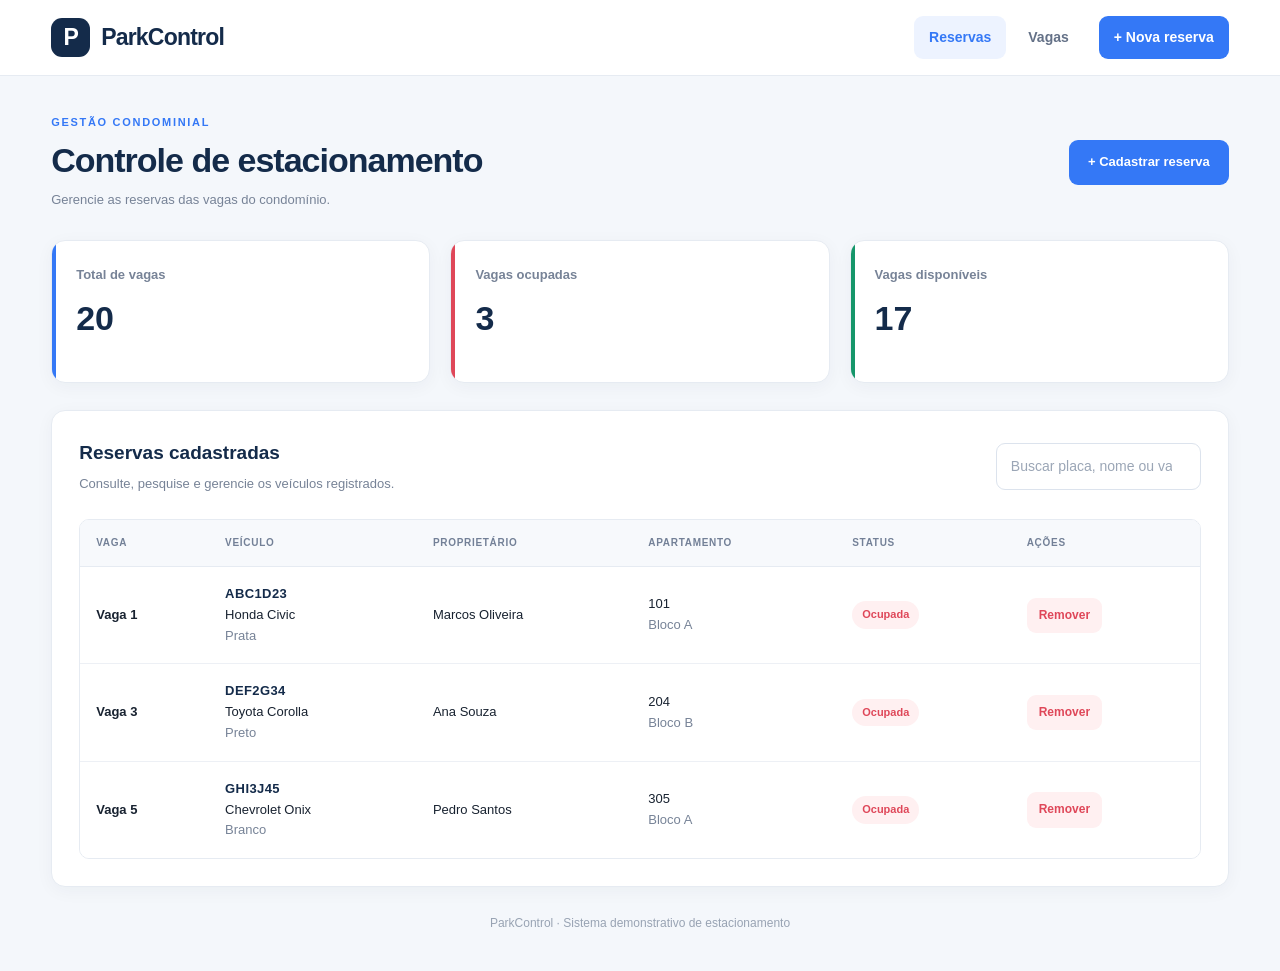
<file: controle-estacionamento/index.html>
<!DOCTYPE html>
<html lang="pt-BR">
<head>
    <meta charset="UTF-8">
    <meta name="viewport" content="width=device-width, initial-scale=1.0">
    <meta name="description" content="Sistema demonstrativo de controle de estacionamento condominial.">
    <title>ParkControl | Reservas</title>
    <link rel="stylesheet" href="./css/style.css">
    <script src="./js/model.js" defer></script>
    <script src="./js/controller.js" defer></script>
    <script src="./js/app.js" defer></script>
</head>
<body>
    <header class="topbar">
        <a class="brand" href="./index.html" aria-label="ParkControl - página inicial">ParkControl</a>
        <nav aria-label="Navegação principal">
            <a class="active" href="./index.html" aria-current="page">Reservas</a>
            <a href="./disponiveis.html">Vagas</a>
            <a class="nav-button" href="./cadastro.html">+ Nova reserva</a>
        </nav>
    </header>

    <main class="container">
        <section class="page-heading">
            <div>
                <p class="eyebrow">GESTÃO CONDOMINIAL</p>
                <h1>Controle de estacionamento</h1>
                <p class="muted">Gerencie as reservas das vagas do condomínio.</p>
            </div>
            <a class="button primary" href="./cadastro.html">+ Cadastrar reserva</a>
        </section>

        <section class="stats" aria-label="Resumo do estacionamento">
            <article class="stat-card">
                <span>Total de vagas</span>
                <strong id="totalVagas">20</strong>
            </article>
            <article class="stat-card">
                <span>Vagas ocupadas</span>
                <strong id="vagasOcupadas">0</strong>
            </article>
            <article class="stat-card">
                <span>Vagas disponíveis</span>
                <strong id="vagasLivres">20</strong>
            </article>
        </section>

        <section class="panel">
            <div class="panel-heading">
                <div>
                    <h2>Reservas cadastradas</h2>
                    <p class="muted">Consulte, pesquise e gerencie os veículos registrados.</p>
                </div>
                <label class="search-label">
                    <span class="sr-only">Buscar reservas</span>
                    <input type="search" id="busca" placeholder="Buscar placa, nome ou vaga..." autocomplete="off">
                </label>
            </div>

            <div class="table-wrapper">
                <table>
                    <thead>
                        <tr>
                            <th>Vaga</th>
                            <th>Veículo</th>
                            <th>Proprietário</th>
                            <th>Apartamento</th>
                            <th>Status</th>
                            <th>Ações</th>
                        </tr>
                    </thead>
                    <tbody id="listaReservas"></tbody>
                </table>
            </div>
            <p id="mensagemVazia" class="empty-state" hidden>Nenhuma reserva encontrada.</p>
        </section>

        <p class="footer-note">ParkControl · Sistema demonstrativo de estacionamento</p>
    </main>
</body>
</html>
</file>
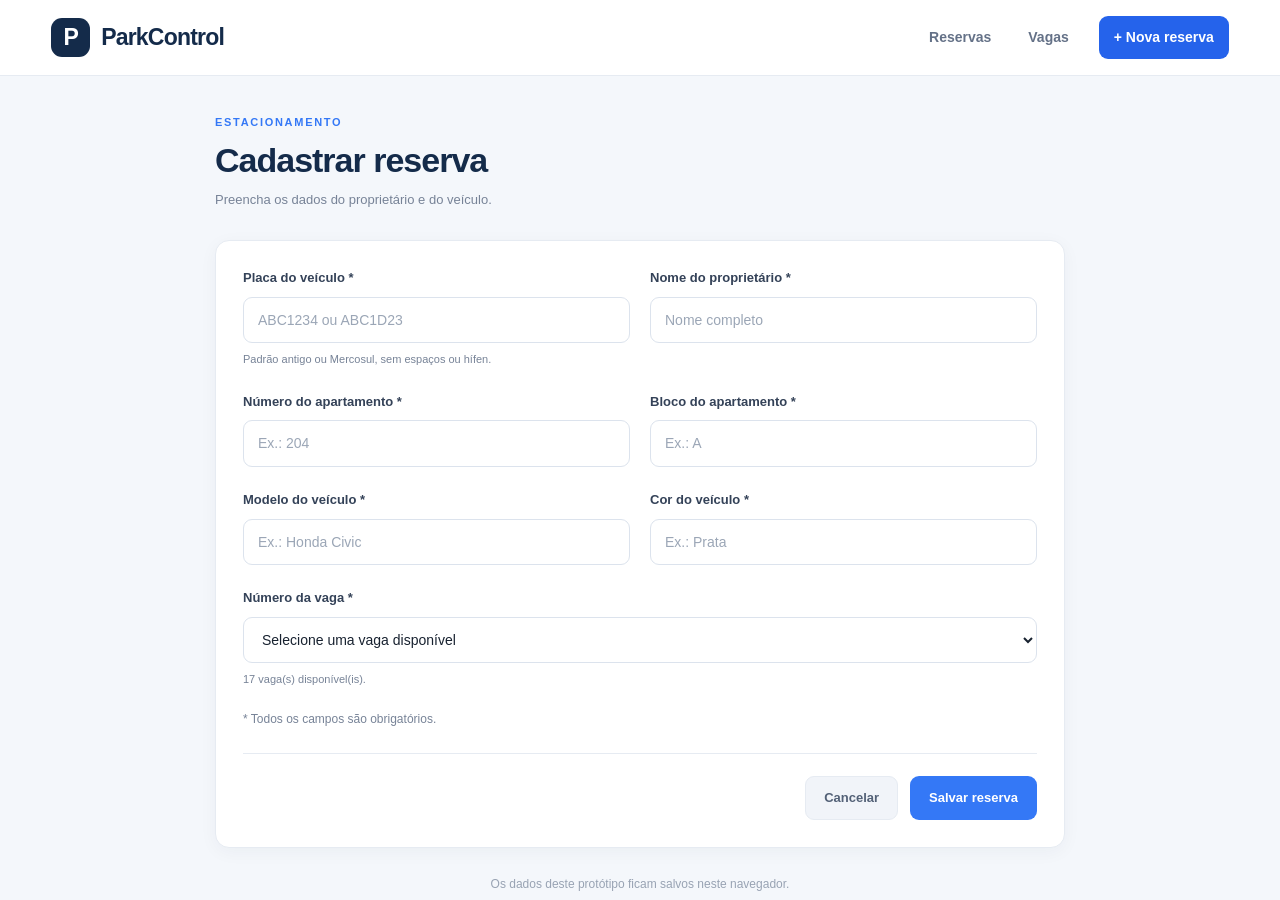
<file: controle-estacionamento/cadastro.html>
<!DOCTYPE html>
<html lang="pt-BR">
<head>
    <meta charset="UTF-8">
    <meta name="viewport" content="width=device-width, initial-scale=1.0">
    <meta name="description" content="Cadastro de reserva de vaga no estacionamento.">
    <title>ParkControl | Nova reserva</title>
    <link rel="stylesheet" href="./css/style.css">
    <script src="./js/model.js" defer></script>
    <script src="./js/controller.js" defer></script>
    <script src="./js/app.js" defer></script>
</head>
<body>
    <header class="topbar">
        <a class="brand" href="./index.html" aria-label="ParkControl - página inicial">ParkControl</a>
        <nav aria-label="Navegação principal">
            <a href="./index.html">Reservas</a>
            <a href="./disponiveis.html">Vagas</a>
            <a class="nav-button active-button" href="./cadastro.html" aria-current="page">+ Nova reserva</a>
        </nav>
    </header>

    <main class="container narrow">
        <section class="page-heading">
            <div>
                <p class="eyebrow">ESTACIONAMENTO</p>
                <h1>Cadastrar reserva</h1>
                <p class="muted">Preencha os dados do proprietário e do veículo.</p>
            </div>
        </section>

        <section class="panel">
            <form id="formCadastro">
                <div class="form-grid">
                    <div class="field">
                        <label for="placa">Placa do veículo *</label>
                        <input type="text" id="placa" name="placa" placeholder="ABC1234 ou ABC1D23"
                               maxlength="7" minlength="7" autocomplete="off"
                               pattern="[A-Za-z]{3}[0-9][A-Za-z0-9][0-9]{2}"
                               title="Informe uma placa no padrão ABC1234 ou ABC1D23." required>
                        <small class="field-hint">Padrão antigo ou Mercosul, sem espaços ou hífen.</small>
                    </div>

                    <div class="field">
                        <label for="proprietario">Nome do proprietário *</label>
                        <input type="text" id="proprietario" name="proprietario"
                               placeholder="Nome completo" maxlength="100" autocomplete="name" required>
                    </div>

                    <div class="field">
                        <label for="apartamento">Número do apartamento *</label>
                        <input type="text" id="apartamento" name="apartamento"
                               placeholder="Ex.: 204" maxlength="10" required>
                    </div>

                    <div class="field">
                        <label for="bloco">Bloco do apartamento *</label>
                        <input type="text" id="bloco" name="bloco"
                               placeholder="Ex.: A" maxlength="30" required>
                    </div>

                    <div class="field">
                        <label for="modelo">Modelo do veículo *</label>
                        <input type="text" id="modelo" name="modelo"
                               placeholder="Ex.: Honda Civic" maxlength="60" required>
                    </div>

                    <div class="field">
                        <label for="cor">Cor do veículo *</label>
                        <input type="text" id="cor" name="cor"
                               placeholder="Ex.: Prata" maxlength="30" required>
                    </div>

                    <div class="field full-width">
                        <label for="vaga">Número da vaga *</label>
                        <select id="vaga" name="vaga" required>
                            <option value="">Carregando vagas disponíveis...</option>
                        </select>
                        <small id="avisoVagas" class="field-hint" aria-live="polite"></small>
                    </div>
                </div>

                <p class="form-help">* Todos os campos são obrigatórios.</p>
                <div class="form-actions">
                    <a class="button secondary" href="./index.html">Cancelar</a>
                    <button class="button primary" id="botaoSalvar" type="submit">Salvar reserva</button>
                </div>
            </form>
        </section>
        <p class="footer-note">Os dados deste protótipo ficam salvos neste navegador.</p>
    </main>
</body>
</html>
</file>
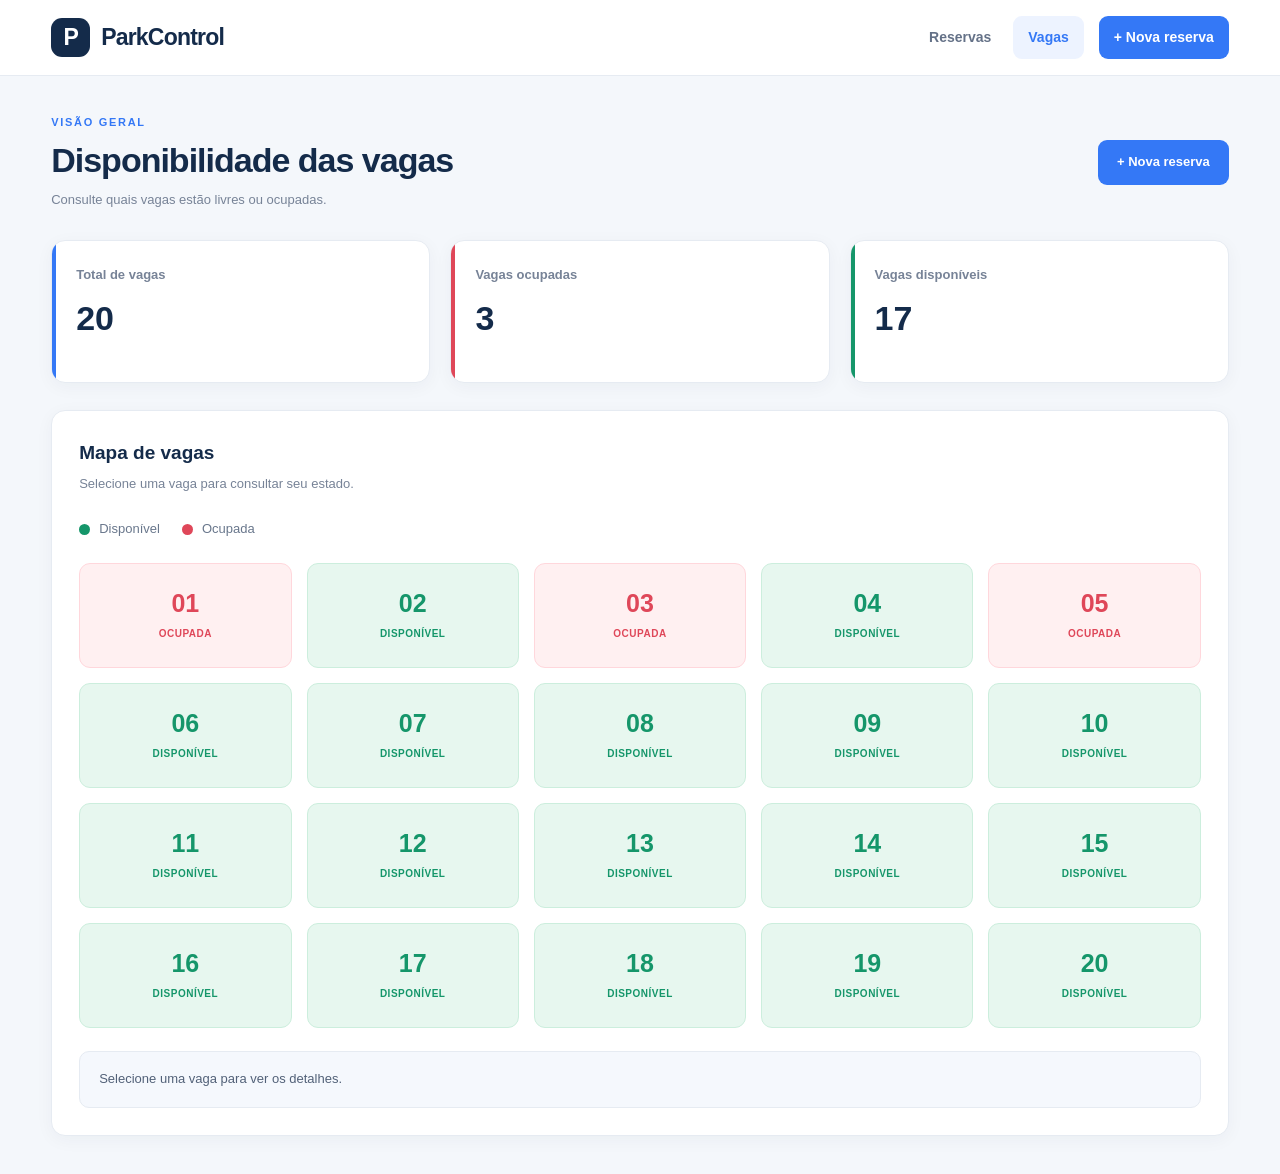
<file: controle-estacionamento/disponiveis.html>
<!DOCTYPE html>
<html lang="pt-BR">
<head>
    <meta charset="UTF-8">
    <meta name="viewport" content="width=device-width, initial-scale=1.0">
    <meta name="description" content="Visualização das vagas livres e ocupadas.">
    <title>ParkControl | Vagas</title>
    <link rel="stylesheet" href="./css/style.css">
    <script src="./js/model.js" defer></script>
    <script src="./js/controller.js" defer></script>
    <script src="./js/app.js" defer></script>
</head>
<body>
    <header class="topbar">
        <a class="brand" href="./index.html" aria-label="ParkControl - página inicial">ParkControl</a>
        <nav aria-label="Navegação principal">
            <a href="./index.html">Reservas</a>
            <a class="active" href="./disponiveis.html" aria-current="page">Vagas</a>
            <a class="nav-button" href="./cadastro.html">+ Nova reserva</a>
        </nav>
    </header>

    <main class="container">
        <section class="page-heading">
            <div>
                <p class="eyebrow">VISÃO GERAL</p>
                <h1>Disponibilidade das vagas</h1>
                <p class="muted">Consulte quais vagas estão livres ou ocupadas.</p>
            </div>
            <a class="button primary" href="./cadastro.html">+ Nova reserva</a>
        </section>

        <section class="stats" aria-label="Resumo do estacionamento">
            <article class="stat-card">
                <span>Total de vagas</span>
                <strong id="totalVagas">20</strong>
            </article>
            <article class="stat-card">
                <span>Vagas ocupadas</span>
                <strong id="vagasOcupadas">0</strong>
            </article>
            <article class="stat-card">
                <span>Vagas disponíveis</span>
                <strong id="vagasLivres">20</strong>
            </article>
        </section>

        <section class="panel">
            <div class="panel-heading">
                <div>
                    <h2>Mapa de vagas</h2>
                    <p class="muted">Selecione uma vaga para consultar seu estado.</p>
                </div>
            </div>

            <div class="legend">
                <span><i class="legend-dot available"></i> Disponível</span>
                <span><i class="legend-dot occupied"></i> Ocupada</span>
            </div>
            <div id="mapaVagas" class="parking-grid"></div>
            <p id="detalheVaga" class="vacancy-detail" aria-live="polite">
                Selecione uma vaga para ver os detalhes.
            </p>
        </section>
    </main>
</body>
</html>
</file>
<file: controle-estacionamento/css/style.css>
/* PARKCONTROL — CSS puro, sem frameworks */
:root {
    --navy: #142b4a;
    --navy-light: #1e4068;
    --blue: #3478f6;
    --blue-hover: #2563eb;
    --page: #f4f7fb;
    --white: #fff;
    --text: #182230;
    --muted: #778397;
    --border: #e6ebf2;
    --green: #15966a;
    --green-bg: #e7f7ef;
    --red: #df4759;
    --red-bg: #fff0f1;
    --radius: 14px;
    --shadow: 0 4px 18px rgba(22, 42, 75, .045);
}
* { box-sizing: border-box; margin: 0; padding: 0; }
html { min-height: 100%; scroll-behavior: smooth; }
body {
    min-height: 100vh; background: var(--page); color: var(--text);
    font-family: "Segoe UI", Arial, sans-serif; font-size: 14px; line-height: 1.6;
}
a { color: inherit; text-decoration: none; }
button, input, select { font: inherit; }
button { cursor: pointer; }
[hidden] { display: none !important; }
.sr-only {
    position: absolute; width: 1px; height: 1px; padding: 0; margin: -1px;
    overflow: hidden; clip: rect(0, 0, 0, 0); white-space: nowrap; border: 0;
}

/* Cabeçalho */
.topbar {
    min-height: 76px; padding: 0 max(4%, calc((100% - 1320px) / 2));
    display: flex; align-items: center; justify-content: space-between; gap: 24px;
    background: var(--white); border-bottom: 1px solid var(--border);
}
.brand {
    display: inline-flex; align-items: center; gap: 11px; color: var(--navy);
    font-size: 23px; font-weight: 800; letter-spacing: -.8px; white-space: nowrap;
}
.brand::before {
    content: "P"; display: grid; place-items: center; width: 39px; height: 39px;
    border-radius: 11px; background: var(--navy); color: white; font-size: 23px;
}
nav { display: flex; align-items: center; gap: 7px; }
nav a {
    display: inline-flex; align-items: center; justify-content: center; min-height: 42px;
    padding: 10px 15px; border-radius: 9px; color: #647187; font-weight: 600;
    transition: .2s ease;
}
nav a:hover, nav a.active { background: #edf3ff; color: var(--blue); }
nav a.nav-button { margin-left: 8px; background: var(--blue); color: white; }
nav a.nav-button:hover { background: var(--blue-hover); }
nav a.active-button { background: var(--blue-hover); color: white; }

/* Conteúdo */
.container { width: min(1320px, 92%); margin: 38px auto; }
.container.narrow { width: min(850px, 92%); }
.page-heading {
    display: flex; align-items: center; justify-content: space-between;
    gap: 24px; margin-bottom: 29px;
}
.eyebrow { margin-bottom: 7px; color: var(--blue); font-size: 11px; font-weight: 800; letter-spacing: 1.7px; }
h1 { margin-bottom: 9px; color: var(--navy); font-size: clamp(26px, 3vw, 34px); font-weight: 750; line-height: 1.25; letter-spacing: -1px; }
h2 { margin-bottom: 6px; color: var(--navy); font-size: 19px; font-weight: 750; }
.muted { color: var(--muted); font-size: 13px; }

/* Indicadores */
.stats { display: grid; grid-template-columns: repeat(3, minmax(0, 1fr)); gap: 20px; margin-bottom: 27px; }
.stat-card {
    position: relative; overflow: hidden; min-height: 143px; padding: 24px;
    background: var(--white); border: 1px solid var(--border); border-radius: var(--radius); box-shadow: var(--shadow);
}
.stat-card::after { position: absolute; top: 0; left: 0; width: 4px; height: 100%; content: ""; background: var(--blue); }
.stat-card:nth-child(2)::after { background: var(--red); }
.stat-card:nth-child(3)::after { background: var(--green); }
.stat-card span { display: block; margin-bottom: 12px; color: var(--muted); font-size: 13px; font-weight: 600; }
.stat-card strong { display: block; color: var(--navy); font-size: 34px; font-weight: 800; line-height: 1.2; }

/* Painéis e campos */
.panel { padding: 27px; background: var(--white); border: 1px solid var(--border); border-radius: var(--radius); box-shadow: var(--shadow); }
.panel-heading { display: flex; align-items: center; justify-content: space-between; flex-wrap: wrap; gap: 18px; margin-bottom: 24px; }
input, select {
    width: 100%; min-height: 46px; padding: 11px 14px; color: var(--text); background: white;
    border: 1px solid #dce3ed; border-radius: 9px; outline: none; transition: border-color .2s, box-shadow .2s;
}
input::placeholder { color: #9ba6b6; }
input:focus, select:focus { border-color: var(--blue); box-shadow: 0 0 0 4px rgba(52, 120, 246, .10); }
.panel-heading input { width: min(100%, 330px); }

/* Tabela */
.table-wrapper { width: 100%; overflow-x: auto; border: 1px solid var(--border); border-radius: 10px; }
table { width: 100%; border-collapse: separate; border-spacing: 0; text-align: left; font-size: 13px; }
thead { background: #f7f9fc; }
th {
    padding: 15px 16px; color: #738097; background: #f7f9fc; border-bottom: 1px solid var(--border);
    font-size: 10px; font-weight: 800; text-transform: uppercase; letter-spacing: .7px; white-space: nowrap;
}
td { padding: 17px 16px; background: white; border-bottom: 1px solid #edf0f5; vertical-align: middle; }
tbody tr:last-child td { border-bottom: none; }
tbody tr:hover td { background: #f9fbff; }
.plate { color: var(--navy); font-weight: 800; letter-spacing: .4px; }

/* Status */
.badge { display: inline-flex; align-items: center; justify-content: center; padding: 5px 10px; border-radius: 30px; font-size: 11px; font-weight: 750; white-space: nowrap; }
.badge.available { color: var(--green); background: var(--green-bg); }
.badge.occupied { color: var(--red); background: var(--red-bg); }

/* Botões */
.button {
    display: inline-flex; align-items: center; justify-content: center; gap: 8px; min-height: 43px;
    padding: 11px 18px; border: 1px solid transparent; border-radius: 9px;
    font-size: 13px; font-weight: 750; text-align: center; transition: background .2s, transform .2s;
}
.button:hover { transform: translateY(-1px); }
.button.primary { background: var(--blue); color: white; }
.button.primary:hover { background: var(--blue-hover); }
.button.secondary { background: #f1f4f9; border-color: var(--border); color: #536177; }
.button.secondary:hover { background: #e6ebf3; }
.button.danger { min-height: 34px; padding: 7px 11px; background: var(--red-bg); color: var(--red); font-size: 12px; }
.button.danger:hover { background: #ffe0e3; }

/* Formulário */
.form-grid { display: grid; grid-template-columns: repeat(2, minmax(0, 1fr)); gap: 23px 20px; }
.field { display: flex; flex-direction: column; gap: 8px; }
.field label { color: #344258; font-size: 13px; font-weight: 750; }
.field-hint { color: var(--muted); font-size: 11px; }
.full-width { grid-column: 1 / -1; }
.form-help { margin-top: 22px; color: var(--muted); font-size: 12px; }
.form-actions { display: flex; align-items: center; justify-content: flex-end; flex-wrap: wrap; gap: 12px; margin-top: 23px; padding-top: 22px; border-top: 1px solid var(--border); }

/* Estados vazios e mapa */
.empty-state { padding: 35px 15px; color: var(--muted); text-align: center; }
.legend { display: flex; flex-wrap: wrap; gap: 22px; margin-bottom: 23px; color: #69778c; font-size: 13px; }
.legend span { display: inline-flex; align-items: center; gap: 9px; }
.legend-dot { width: 11px; height: 11px; border-radius: 50%; }
.legend-dot.available { background: var(--green); }
.legend-dot.occupied { background: var(--red); }
.parking-grid { display: grid; grid-template-columns: repeat(5, minmax(0, 1fr)); gap: 15px; }
.parking-space {
    min-height: 105px; display: flex; flex-direction: column; align-items: center; justify-content: center;
    gap: 8px; padding: 12px 6px; background: var(--green-bg); color: var(--green);
    border: 1px solid #cceedd; border-radius: 11px; transition: transform .2s, box-shadow .2s;
}
.parking-space:hover { transform: translateY(-2px); box-shadow: 0 5px 14px rgba(20, 40, 75, .10); }
.parking-space strong { font-size: 25px; line-height: 1.2; }
.parking-space span { font-size: 10px; font-weight: 800; letter-spacing: .5px; }
.parking-space.occupied { background: var(--red-bg); color: var(--red); border-color: #ffd7dc; }
.vacancy-detail { margin-top: 23px; padding: 17px 19px; background: #f5f8fd; border: 1px solid var(--border); border-radius: 10px; color: #526178; font-size: 13px; }

/* Rodapé e acessibilidade */
.footer-note { margin-top: 27px; color: #98a3b3; font-size: 12px; text-align: center; }
button:focus-visible, a:focus-visible { outline: 3px solid #8db6ff; outline-offset: 3px; }

/* Responsividade */
@media (max-width: 850px) {
    .topbar { padding: 16px 4%; align-items: flex-start; flex-direction: column; gap: 14px; }
    nav { width: 100%; flex-wrap: wrap; }
    nav a { padding: 9px 11px; font-size: 12px; }
    nav a.nav-button { margin-left: 0; }
    .page-heading { align-items: flex-start; flex-direction: column; }
    .stats { gap: 12px; }
    .stat-card { min-height: 125px; padding: 18px; }
    .stat-card strong { font-size: 28px; }
    .panel { padding: 19px; }
    .parking-grid { grid-template-columns: repeat(4, minmax(0, 1fr)); }
}
@media (max-width: 560px) {
    .container { width: 94%; margin: 25px auto; }
    .stats { grid-template-columns: 1fr; }
    .stat-card { min-height: 100px; }
    .stat-card span { margin-bottom: 6px; }
    .panel { padding: 15px; }
    .panel-heading { align-items: stretch; flex-direction: column; }
    .panel-heading input { width: 100%; }
    .form-grid { grid-template-columns: 1fr; gap: 19px; }
    .full-width { grid-column: auto; }
    .form-actions { flex-direction: column-reverse; }
    .form-actions .button { width: 100%; }
    .parking-grid { grid-template-columns: repeat(3, minmax(0, 1fr)); gap: 9px; }
    .parking-space { min-height: 88px; }
    .parking-space strong { font-size: 22px; }
}
</file>
